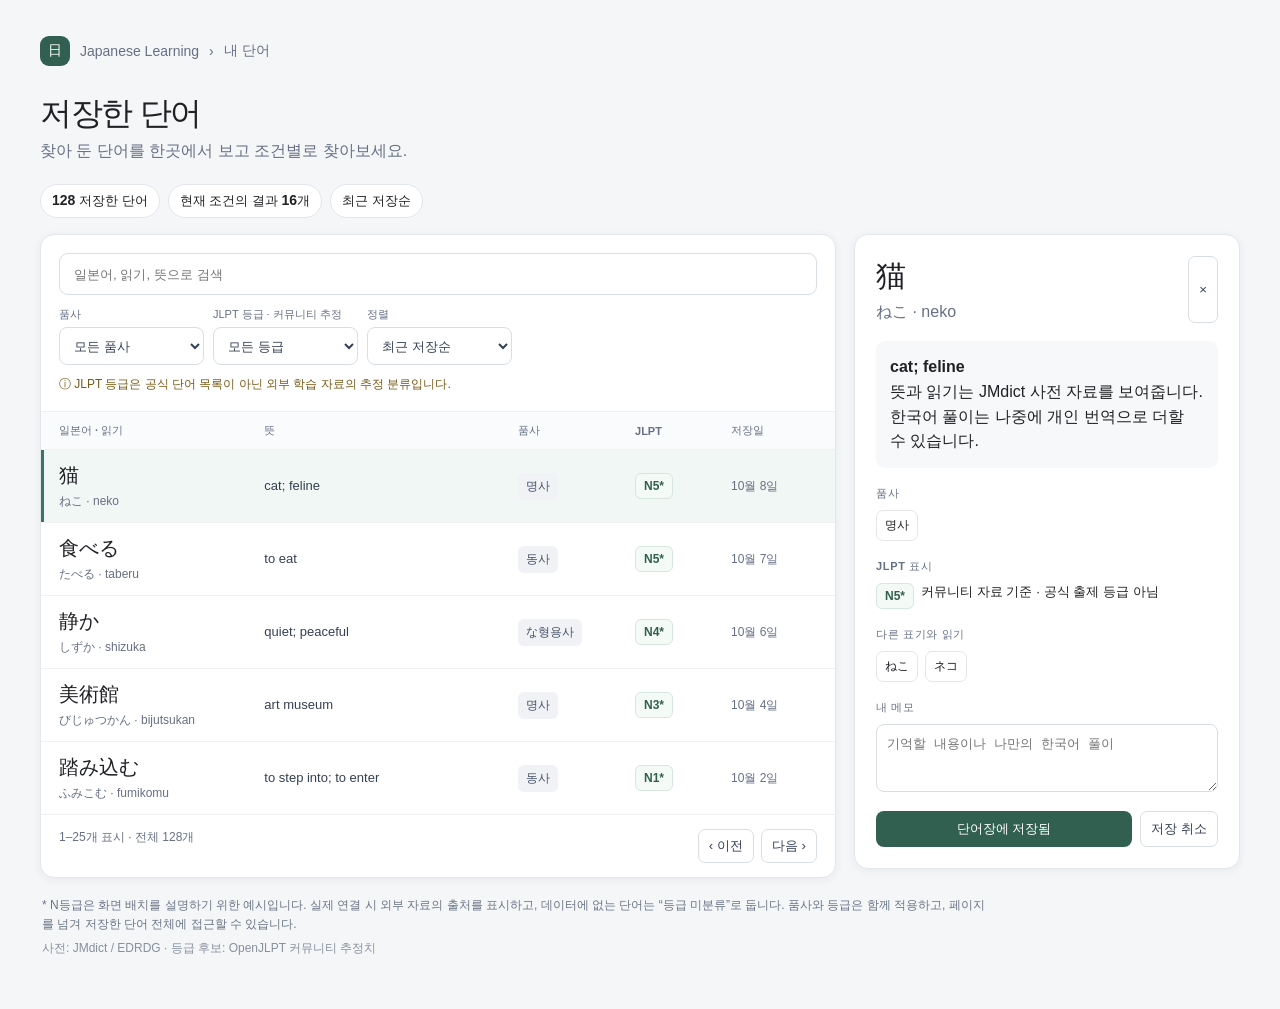
<file: docs/wordbook-wireframe.html>
<!doctype html>
<html lang="ko">
<head>
<meta charset="utf-8"><meta name="viewport" content="width=device-width, initial-scale=1">
<title>단어장 와이어프레임 — Japanese Learning</title>
<style>
:root{font-family:-apple-system,BlinkMacSystemFont,"Segoe UI",sans-serif;color:#202124;background:#f5f6f8;font-synthesis:none}*{box-sizing:border-box}body{margin:0;min-width:320px}.page{max-width:1400px;margin:auto;padding:36px 40px 50px}.top{display:flex;align-items:center;gap:10px;color:#667085;font-size:14px}.mark{display:grid;place-items:center;width:30px;height:30px;border-radius:9px;background:#315f50;color:white;font-weight:700}h1{margin:26px 0 5px;font-size:32px;letter-spacing:-.04em}.sub{margin:0;color:#667085}.summary{display:flex;flex-wrap:wrap;gap:8px;margin:22px 0 16px}.pill{padding:7px 11px;border:1px solid #e2e6eb;border-radius:999px;background:white;font-size:13px}.pill strong{font-size:14px}.grid{display:grid;grid-template-columns:minmax(0,1.65fr) minmax(300px,.8fr);gap:18px;align-items:start}.panel{border:1px solid #e3e6eb;border-radius:14px;background:white;box-shadow:0 2px 8px #1d293910}.list{overflow:hidden}.tools{padding:18px;border-bottom:1px solid #edf0f3}.search{width:100%;height:42px;padding:0 14px;border:1px solid #d9dee5;border-radius:9px}.filters{display:flex;flex-wrap:wrap;gap:9px;margin-top:12px}.filter{min-width:145px;height:38px;padding:0 10px;border:1px solid #d9dee5;border-radius:8px;background:white;color:#344054}.label{display:block;margin:0 0 5px;color:#667085;font-size:11px}.notice{margin-top:11px;color:#795915;font-size:12px}.head,.row{display:grid;grid-template-columns:minmax(118px,1fr) minmax(130px,1.25fr) 105px 84px 86px;gap:12px;align-items:center}.head{padding:11px 18px;background:#fafbfc;color:#667085;font-size:11px;font-weight:650}.row{min-height:72px;padding:12px 18px;border-top:1px solid #f0f1f3}.row.selected{background:#f1f7f4;box-shadow:inset 3px 0 #397661}.word{font-size:20px;font-weight:650}.reading{margin-top:4px;color:#667085;font-size:12px}.meaning{color:#344054;font-size:13px;line-height:1.45}.tag{display:inline-block;width:fit-content;padding:5px 8px;border-radius:6px;background:#f0f2f5;color:#475467;font-size:12px;white-space:nowrap}.level{display:inline-block;width:fit-content;padding:5px 8px;border:1px solid #d7e7df;border-radius:6px;background:#f4faf6;color:#315f50;font-size:12px;font-weight:650}.date{color:#667085;font-size:12px}.foot{display:flex;justify-content:space-between;gap:12px;padding:14px 18px;border-top:1px solid #edf0f3;color:#667085;font-size:12px}.pager{display:flex;gap:7px}.pager button,.secondary{padding:7px 10px;border:1px solid #d9dee5;border-radius:7px;background:white;color:#344054}.detail{position:sticky;top:20px;padding:21px}.detail-top{display:flex;justify-content:space-between}.detail h2{margin:0;font-size:30px}.detail-reading{margin:5px 0 0;color:#667085}.meaning-box{margin:18px 0;padding:14px;border-radius:9px;background:#f7f8fa;line-height:1.55}.section{margin:18px 0 9px;color:#667085;font-size:11px;font-weight:700;letter-spacing:.06em}.chips{display:flex;flex-wrap:wrap;gap:7px}.chip{padding:6px 8px;border:1px solid #e3e6eb;border-radius:7px;font-size:12px}.note{width:100%;min-height:68px;padding:10px;resize:vertical;border:1px solid #d9dee5;border-radius:8px}.actions{display:flex;gap:8px;margin-top:15px}.primary{flex:1;padding:9px;border:0;border-radius:8px;background:#315f50;color:white;font-weight:600}.fine{max-width:950px;margin:18px 2px 0;color:#697586;font-size:12px;line-height:1.6}.source{display:block;margin-top:5px;color:#87909d}@media(max-width:980px){.page{padding:24px 20px}.grid{grid-template-columns:1fr}.detail{position:static}}@media(max-width:720px){.page{padding:20px 12px}.head{display:none}.row{grid-template-columns:1fr auto;gap:7px 12px;padding:13px 14px}.entry{grid-column:1}.meaning{grid-column:1}.row-tags{grid-column:2;grid-row:1/span 2;display:flex;flex-direction:column;gap:6px;align-items:end}.date{display:none}.filter{flex:1;min-width:125px}.foot{flex-direction:column}}
</style>
</head>
<body><main class="page">
<div class="top"><span class="mark">日</span><span>Japanese Learning</span><span>›</span><span>내 단어</span></div>
<h1>저장한 단어</h1><p class="sub">찾아 둔 단어를 한곳에서 보고 조건별로 찾아보세요.</p>
<div class="summary"><span class="pill"><strong>128</strong> 저장한 단어</span><span class="pill">현재 조건의 결과 <strong>16</strong>개</span><span class="pill">최근 저장순</span></div>
<div class="grid">
<section class="panel list" aria-label="저장한 단어 목록">
<div class="tools"><input class="search" aria-label="단어 검색" placeholder="일본어, 읽기, 뜻으로 검색">
<div class="filters"><label><span class="label">품사</span><select class="filter"><option>모든 품사</option><option>명사</option><option>동사</option><option>い형용사</option><option>な형용사</option><option>부사</option><option>조사</option><option>기타</option></select></label>
<label><span class="label">JLPT 등급 · 커뮤니티 추정</span><select class="filter"><option>모든 등급</option><option>N5</option><option>N4</option><option>N3</option><option>N2</option><option>N1</option><option>등급 미분류</option></select></label>
<label><span class="label">정렬</span><select class="filter"><option>최근 저장순</option><option>오래된 저장순</option><option>일본어순</option></select></label></div>
<div class="notice">ⓘ JLPT 등급은 공식 단어 목록이 아닌 외부 학습 자료의 추정 분류입니다.</div></div>
<div class="head"><span>일본어 · 읽기</span><span>뜻</span><span>품사</span><span>JLPT</span><span>저장일</span></div>
<article class="row selected"><div class="entry"><div class="word">猫</div><div class="reading">ねこ · neko</div></div><div class="meaning">cat; feline</div><div><span class="tag">명사</span></div><div class="row-tags"><span class="level">N5*</span></div><div class="date">10월 8일</div></article>
<article class="row"><div class="entry"><div class="word">食べる</div><div class="reading">たべる · taberu</div></div><div class="meaning">to eat</div><div><span class="tag">동사</span></div><div class="row-tags"><span class="level">N5*</span></div><div class="date">10월 7일</div></article>
<article class="row"><div class="entry"><div class="word">静か</div><div class="reading">しずか · shizuka</div></div><div class="meaning">quiet; peaceful</div><div><span class="tag">な형용사</span></div><div class="row-tags"><span class="level">N4*</span></div><div class="date">10월 6일</div></article>
<article class="row"><div class="entry"><div class="word">美術館</div><div class="reading">びじゅつかん · bijutsukan</div></div><div class="meaning">art museum</div><div><span class="tag">명사</span></div><div class="row-tags"><span class="level">N3*</span></div><div class="date">10월 4일</div></article>
<article class="row"><div class="entry"><div class="word">踏み込む</div><div class="reading">ふみこむ · fumikomu</div></div><div class="meaning">to step into; to enter</div><div><span class="tag">동사</span></div><div class="row-tags"><span class="level">N1*</span></div><div class="date">10월 2일</div></article>
<div class="foot"><span>1–25개 표시 · 전체 128개</span><div class="pager"><button>‹ 이전</button><button>다음 ›</button></div></div>
</section>
<aside class="panel detail" aria-label="선택한 단어 상세 정보">
<div class="detail-top"><div><h2>猫</h2><p class="detail-reading">ねこ · neko</p></div><button class="secondary" aria-label="상세 정보 닫기">×</button></div>
<div class="meaning-box"><strong>cat; feline</strong><br>뜻과 읽기는 JMdict 사전 자료를 보여줍니다. 한국어 풀이는 나중에 개인 번역으로 더할 수 있습니다.</div>
<div class="section">품사</div><div class="chips"><span class="chip">명사</span></div>
<div class="section">JLPT 표시</div><div class="chips"><span class="level">N5*</span><small>커뮤니티 자료 기준 · 공식 출제 등급 아님</small></div>
<div class="section">다른 표기와 읽기</div><div class="chips"><span class="chip">ねこ</span><span class="chip">ネコ</span></div>
<div class="section">내 메모</div><textarea class="note" placeholder="기억할 내용이나 나만의 한국어 풀이"></textarea>
<div class="actions"><button class="primary">단어장에 저장됨</button><button class="secondary">저장 취소</button></div>
</aside></div>
<p class="fine">* N등급은 화면 배치를 설명하기 위한 예시입니다. 실제 연결 시 외부 자료의 출처를 표시하고, 데이터에 없는 단어는 “등급 미분류”로 둡니다. 품사와 등급은 함께 적용하고, 페이지를 넘겨 저장한 단어 전체에 접근할 수 있습니다.<span class="source">사전: JMdict / EDRDG · 등급 후보: OpenJLPT 커뮤니티 추정치</span></p>
</main></body></html>
</file>
